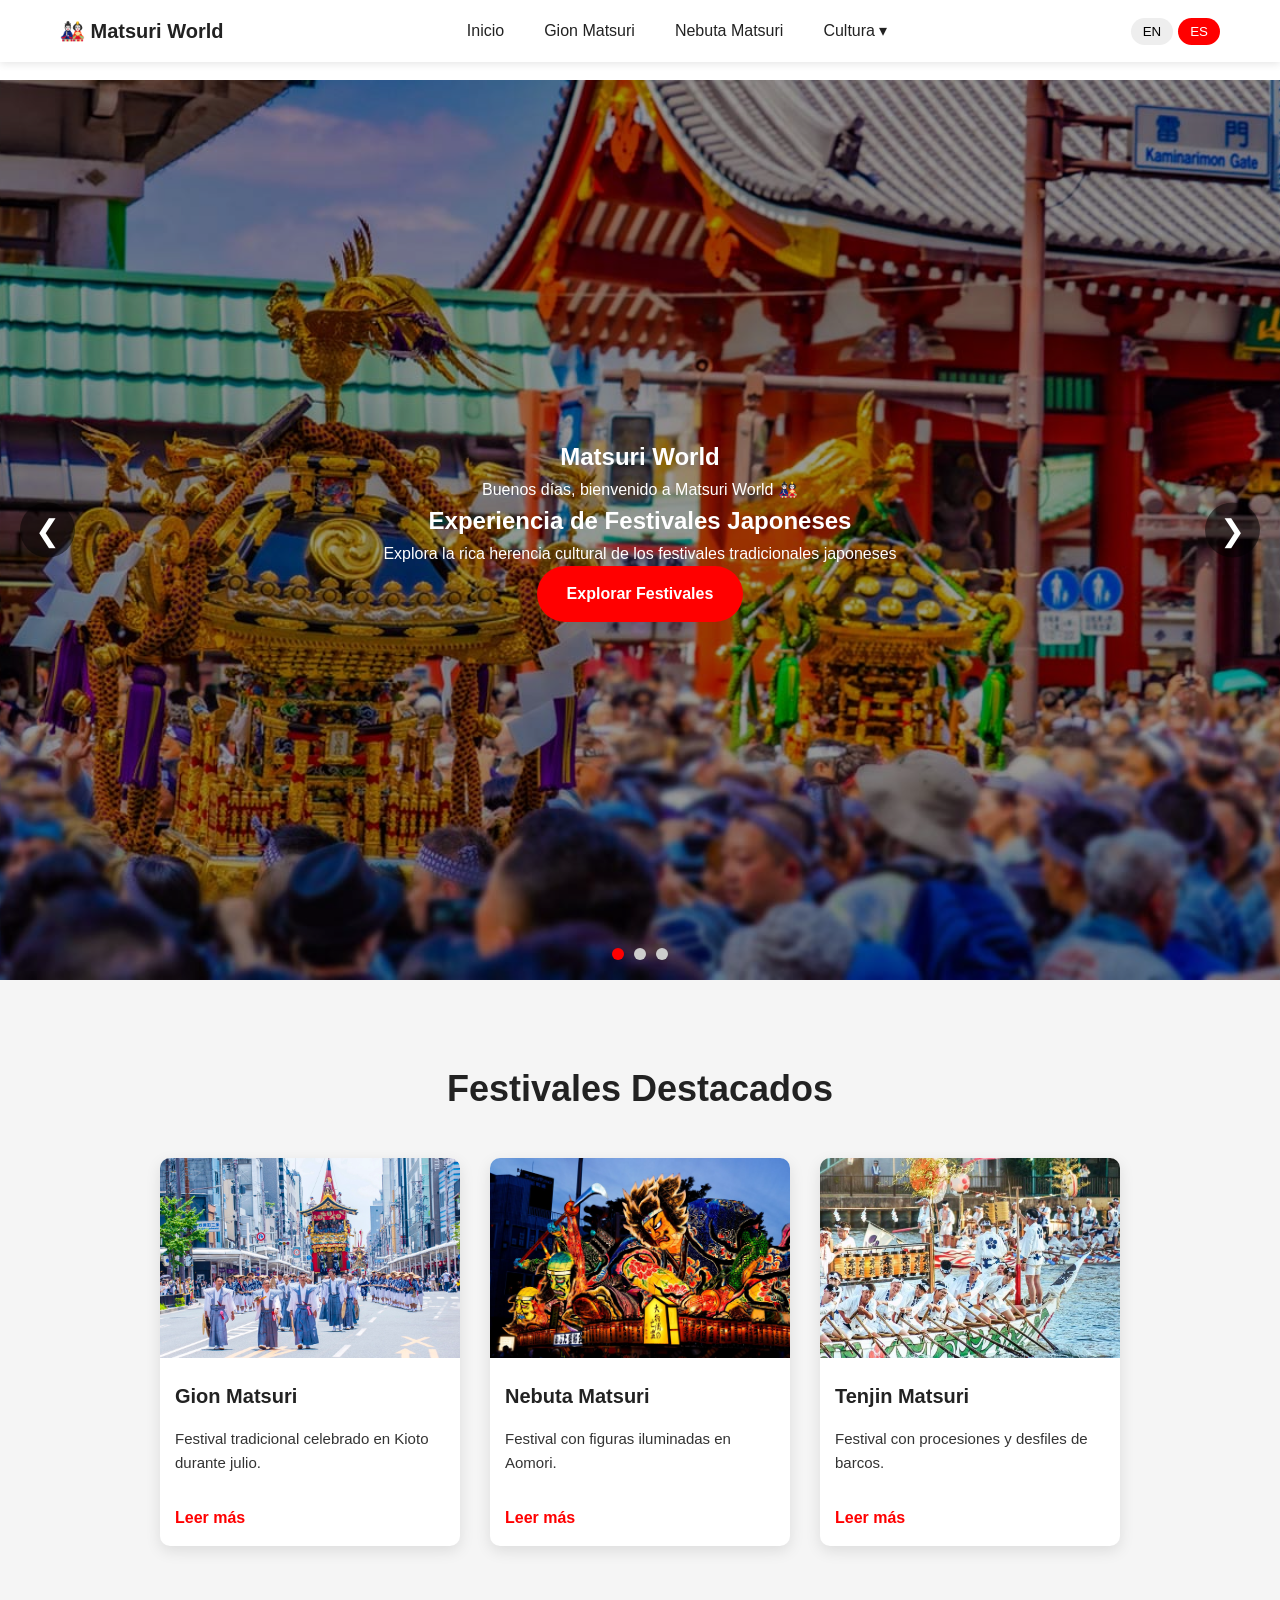
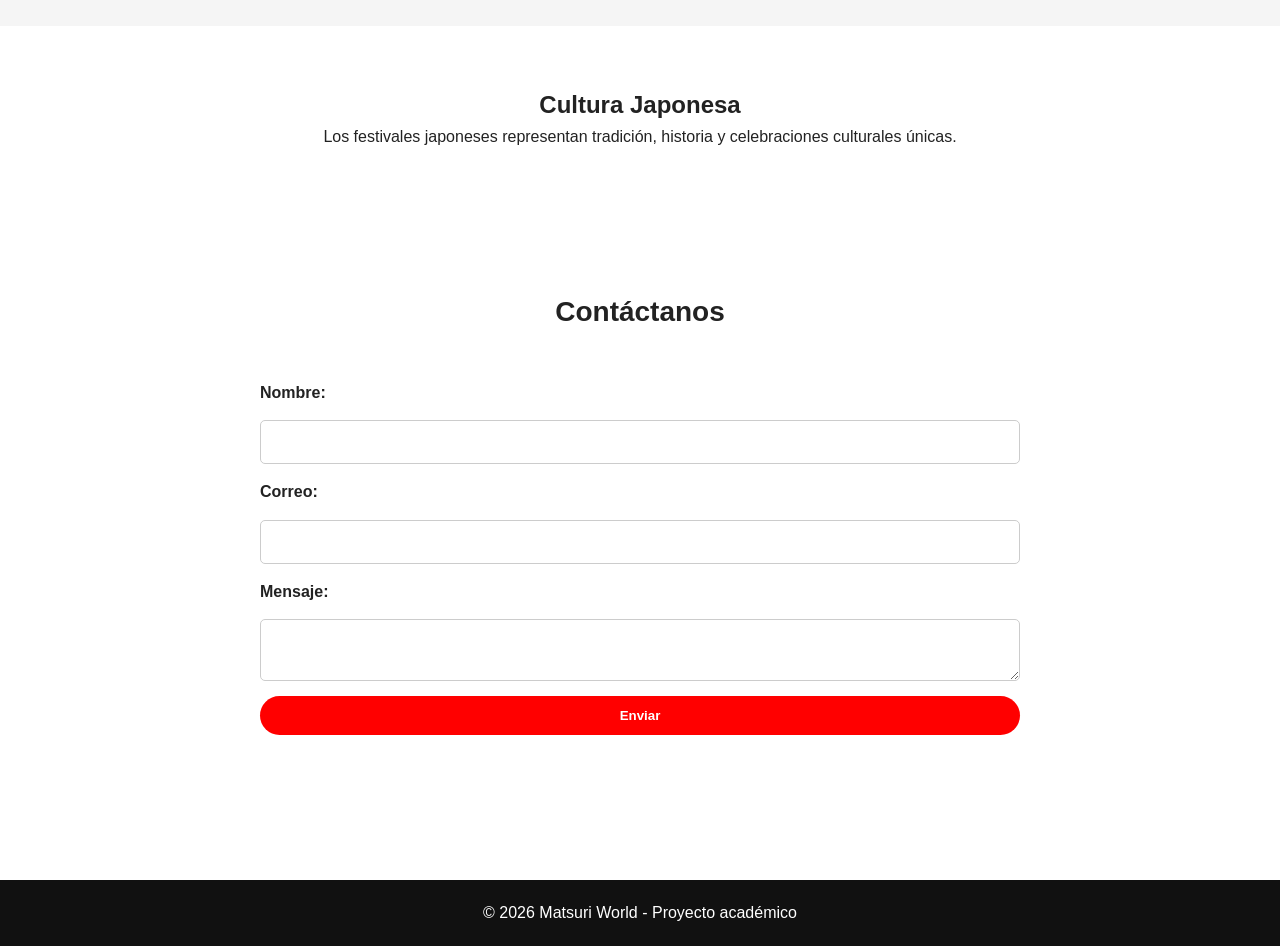
<file: Index.html>
<!DOCTYPE html>
<html lang="es">

<head>
<meta charset="UTF-8">
<meta name="viewport" content="width=device-width, initial-scale=1.0">
<title>Matsuri World</title>

<link rel="stylesheet" href="css/styles.css">
</head>

<body>

<a href="#main-content" class="skip-link">Saltar al contenido</a>

<header class="header">
<nav class="navbar" aria-label="Menú principal">

<div class="logo">🎎 Matsuri World</div>

<ul class="nav-links">

<li><a href="index.html" aria-current="page">Inicio</a></li>
<li><a href="gion.html">Gion Matsuri</a></li>
<li><a href="nebuta.html">Nebuta Matsuri</a></li>

<li class="dropdown">
<a href="#cultura">Cultura ▾</a>

<ul class="dropdown-menu">
<li><a href="gion.html">Gion Matsuri</a></li>
<li><a href="nebuta.html">Nebuta Matsuri</a></li>
</ul>
</li>

</ul>

<div class="language" role="group" aria-label="Selector de idioma">
<button aria-pressed="false">EN</button>
<button class="active" aria-pressed="true">ES</button>
</div>

</nav>
</header>

<main id="main-content">

<!-- HERO -->
<section class="hero">

<div class="slider">
<img src="images/images-hero.jpg" class="slide active" alt="Torii japonés al atardecer">
<img src="images/images-gion.jpg" class="slide" alt="Carrozas del Gion Matsuri en Kioto">
<img src="images/images-nebuta.jpg" class="slide" alt="Figuras iluminadas del Nebuta Matsuri en Aomori">
</div>

<!-- CONTROLES SLIDER -->
<button class="slider-btn prev" aria-label="Imagen anterior">❮</button>
<button class="slider-btn next" aria-label="Siguiente imagen">❯</button>

<!-- INDICADORES -->
<div class="slider-dots" role="tablist" aria-label="Control del slider">
<button class="dot active" aria-label="Imagen 1"></button>
<button class="dot" aria-label="Imagen 2"></button>
<button class="dot" aria-label="Imagen 3"></button>
</div>

<div class="hero-content">

<h1>Matsuri World</h1>

<p id="welcome-message"></p>

<h2>Experiencia de Festivales Japoneses</h2>

<p>
Explora la rica herencia cultural de los festivales tradicionales japoneses
</p>

<a href="#festivales" class="btn-explore">Explorar Festivales</a>

</div>

</section>

<!-- FESTIVALES -->
<section class="festivals" id="festivales">

<h2 class="section-title">Festivales Destacados</h2>

<div class="festival-container">

<article class="festival-card">
<img src="images/images-gion.jpg" alt="Desfile del festival Gion Matsuri con carrozas tradicionales en Kioto">
<h3>Gion Matsuri</h3>
<p>Festival tradicional celebrado en Kioto durante julio.</p>
<a href="gion.html">Leer más</a>
</article>

<article class="festival-card">
<img src="images/images-nebuta.jpg" alt="Figuras iluminadas del festival Nebuta Matsuri en Aomori durante la noche">
<h3>Nebuta Matsuri</h3>
<p>Festival con figuras iluminadas en Aomori.</p>
<a href="nebuta.html">Leer más</a>
</article>

<article class="festival-card">
<img src="images/images-tenjin.jpg" alt="Barcos decorados del festival Tenjin Matsuri navegando en el río">
<h3>Tenjin Matsuri</h3>
<p>Festival con procesiones y desfiles de barcos.</p>
<a href="#">Leer más</a>
</article>

</div>

</section>

<!-- CULTURA -->
<section class="culture" id="cultura">
<h2>Cultura Japonesa</h2>
<p>Los festivales japoneses representan tradición, historia y celebraciones culturales únicas.</p>
</section>

<!-- FORMULARIO -->
<section class="contact">

<form id="contact-form" aria-labelledby="contact-title">

<h2 id="contact-title">Contáctanos</h2>

<label for="name">Nombre:</label>
<input type="text" id="name" required>

<label for="email">Correo:</label>
<input type="email" id="email" required>

<label for="message">Mensaje:</label>
<textarea id="message" required></textarea>

<button type="submit">Enviar</button>

<p id="form-message" aria-live="polite"></p>

</form>

</section>

</main>

<footer class="footer">
<p>© 2026 Matsuri World - Proyecto académico</p>
</footer>

<script src="js/script.js"></script>

</body>
</html>
</file>
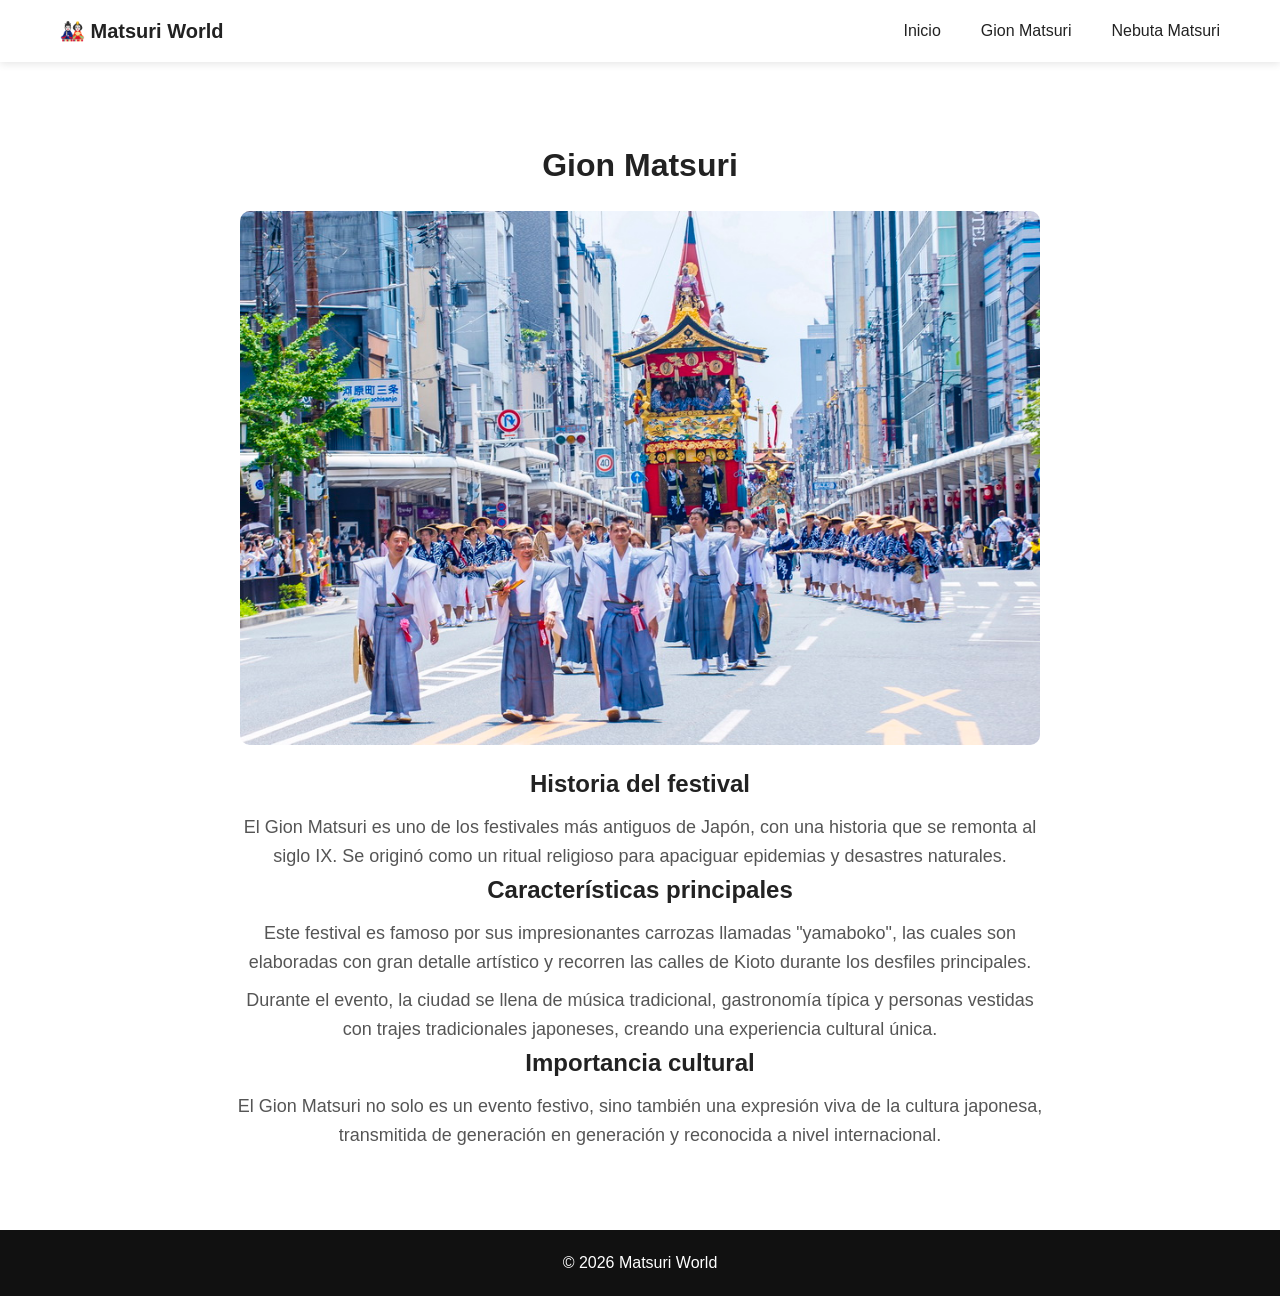
<file: gion.html>
<!DOCTYPE html>
<html lang="es">
<head>
<meta charset="UTF-8">
<meta name="viewport" content="width=device-width, initial-scale=1.0">
<title>Gion Matsuri</title>
<link rel="stylesheet" href="css/styles.css">
</head>

<body>

<a href="#main-content" class="skip-link">Saltar al contenido</a>

<header class="header">
<nav class="navbar" aria-label="Menú principal">

<div class="logo">🎎 Matsuri World</div>

<ul class="nav-links">
<li><a href="index.html">Inicio</a></li>
<li><a href="gion.html" aria-current="page">Gion Matsuri</a></li>
<li><a href="nebuta.html">Nebuta Matsuri</a></li>
</ul>

</nav>
</header>

<main id="main-content" class="subpage">

<h1>Gion Matsuri</h1>

<img src="images/images-gion.jpg" alt="Carroza tradicional yamaboko del festival Gion Matsuri siendo transportada por participantes durante el desfile en Kioto">

<h2>Historia del festival</h2>
<p>
El Gion Matsuri es uno de los festivales más antiguos de Japón, con una historia que se remonta al siglo IX.
Se originó como un ritual religioso para apaciguar epidemias y desastres naturales.
</p>

<h2>Características principales</h2>
<p>
Este festival es famoso por sus impresionantes carrozas llamadas "yamaboko", las cuales son elaboradas con gran detalle
artístico y recorren las calles de Kioto durante los desfiles principales.
</p>

<p>
Durante el evento, la ciudad se llena de música tradicional, gastronomía típica y personas vestidas con trajes
tradicionales japoneses, creando una experiencia cultural única.
</p>

<h2>Importancia cultural</h2>
<p>
El Gion Matsuri no solo es un evento festivo, sino también una expresión viva de la cultura japonesa,
transmitida de generación en generación y reconocida a nivel internacional.
</p>

</main>

<footer class="footer">
<p>© 2026 Matsuri World</p>
</footer>

</body>
</html>
</file>
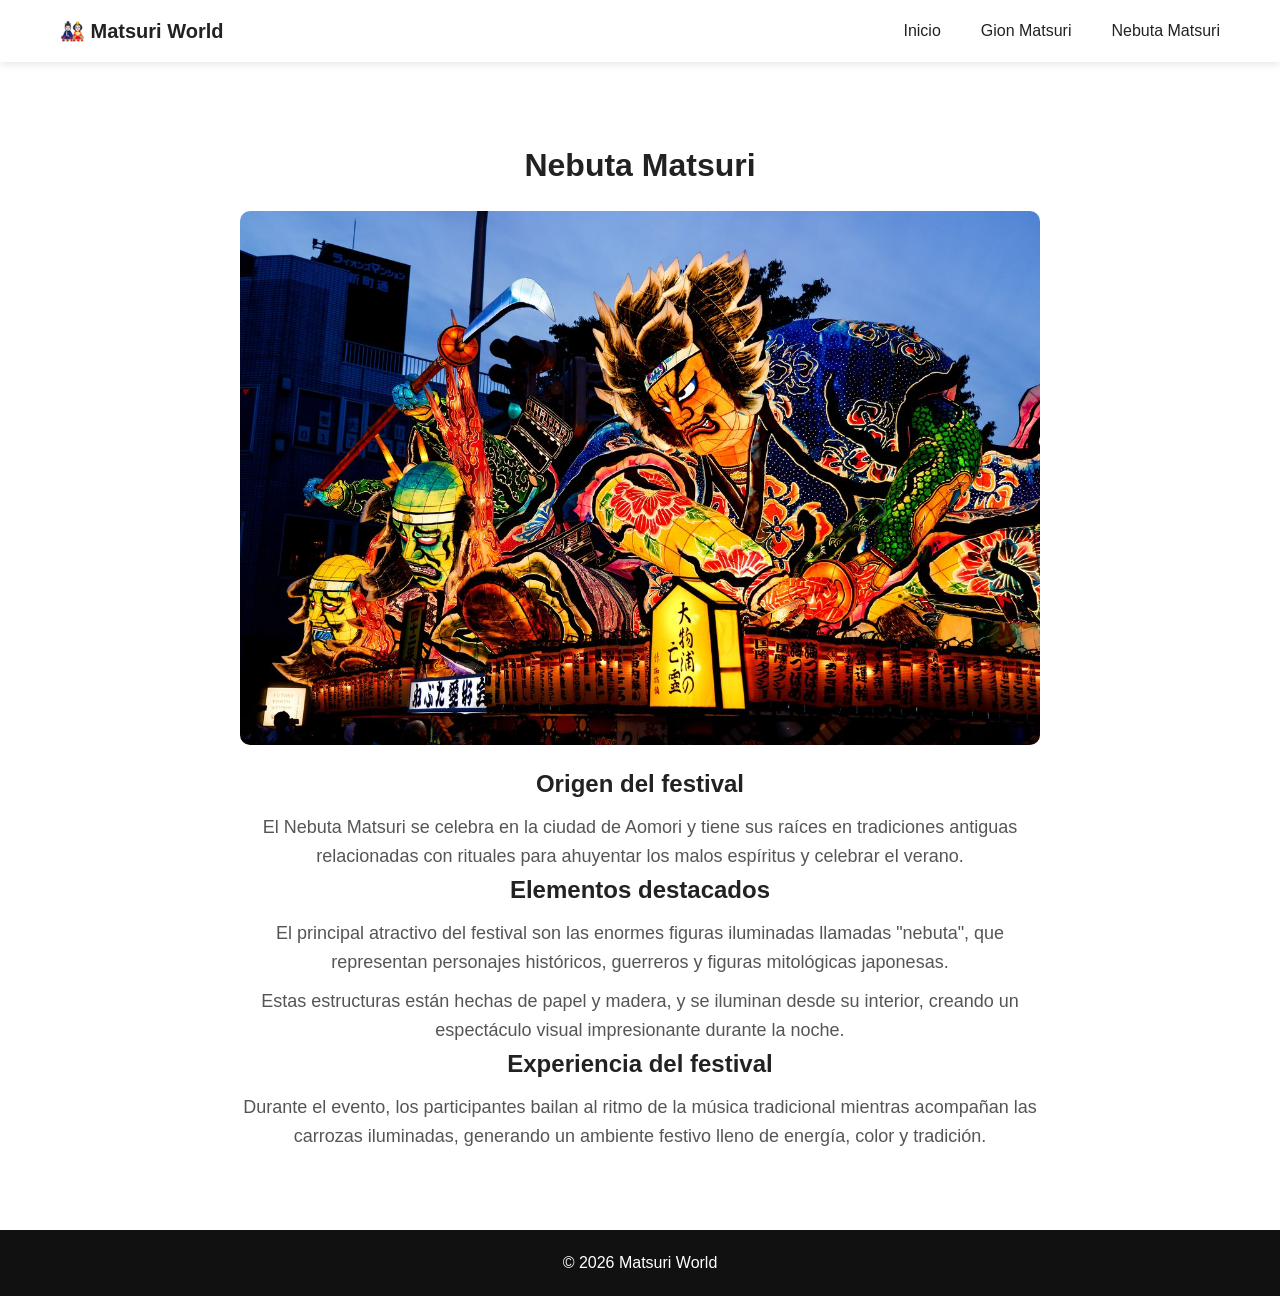
<file: nebuta.html>
<!DOCTYPE html>
<html lang="es">
<head>
<meta charset="UTF-8">
<meta name="viewport" content="width=device-width, initial-scale=1.0">
<title>Nebuta Matsuri</title>
<link rel="stylesheet" href="css/styles.css">
</head>

<body>

<a href="#main-content" class="skip-link">Saltar al contenido</a>

<header class="header">
<nav class="navbar" aria-label="Menú principal">

<div class="logo">🎎 Matsuri World</div>

<ul class="nav-links">
<li><a href="index.html">Inicio</a></li>
<li><a href="gion.html">Gion Matsuri</a></li>
<li><a href="nebuta.html" aria-current="page">Nebuta Matsuri</a></li>
</ul>

</nav>
</header>

<main id="main-content" class="subpage">

<h1>Nebuta Matsuri</h1>

<img src="images/images-nebuta.jpg" alt="Figuras gigantes iluminadas del festival Nebuta Matsuri representando guerreros y personajes mitológicos desfilando en la ciudad de Aomori durante la noche">

<h2>Origen del festival</h2>
<p>
El Nebuta Matsuri se celebra en la ciudad de Aomori y tiene sus raíces en tradiciones antiguas relacionadas con rituales
para ahuyentar los malos espíritus y celebrar el verano.
</p>

<h2>Elementos destacados</h2>
<p>
El principal atractivo del festival son las enormes figuras iluminadas llamadas "nebuta", que representan personajes
históricos, guerreros y figuras mitológicas japonesas.
</p>

<p>
Estas estructuras están hechas de papel y madera, y se iluminan desde su interior, creando un espectáculo visual
impresionante durante la noche.
</p>

<h2>Experiencia del festival</h2>
<p>
Durante el evento, los participantes bailan al ritmo de la música tradicional mientras acompañan las carrozas iluminadas,
generando un ambiente festivo lleno de energía, color y tradición.
</p>

</main>

<footer class="footer">
<p>© 2026 Matsuri World</p>
</footer>

</body>
</html>
</file>
<file: css/styles.css>
/* =========================
RESET GENERAL
========================= */

*{
margin:0;
padding:0;
box-sizing:border-box;
}

body{
font-family: Arial, Helvetica, sans-serif;
line-height:1.6;
color:#222;
background:white;
}

/* =========================
HERO (CORREGIDO)
========================= */

.hero{
margin-top:80px;
position:relative;
width:100%;
height:100vh;
display:flex;
justify-content:center;
align-items:center;
text-align:center;
overflow:hidden; /* 🔥 CLAVE */
}

/* SLIDER CONTENEDOR */
.slider{
position:absolute;
top:0;
left:0;
width:100%;
height:100%;
z-index:0;
}

/* IMÁGENES */
.slide{
position:absolute;
top:0;
left:0;
width:100%;
height:100%;
object-fit:cover;
opacity:0;
transition:opacity 1s ease-in-out;
}

/* IMAGEN ACTIVA */
.slide.active{
opacity:1;
}

/* CONTENIDO ENCIMA */
.hero-content{
position:relative;
z-index:1;
color:white;
max-width:800px;
margin:auto;
padding:20px;
}

/* OSCURECER IMAGEN PARA LEGIBILIDAD */
.slider::after{
content:"";
position:absolute;
top:0;
left:0;
width:100%;
height:100%;
background:rgba(0,0,0,0.4);
z-index:1;
}

/* TEXTO SIEMPRE ENCIMA */

.hero-content{
position:relative;
z-index:2;
color:white;
max-width:800px;
padding:20px;
}

/* =========================
SKIP LINK (ACCESIBILIDAD)
========================= */

.skip-link{
position:absolute;
top:-40px;
left:10px;
background:black;
color:white;
padding:8px;
z-index:1000;
}

.skip-link:focus{
top:10px;
}

/* =========================
HEADER Y NAVBAR
========================= */

.header{
position:fixed;
width:100%;
top:0;
background:white;
z-index:1000;
box-shadow:0 2px 8px rgba(0,0,0,0.1);
}

.navbar{
max-width:1200px;
margin:auto;
display:flex;
align-items:center;
justify-content:space-between;
padding:15px 20px;
}

.logo{
font-size:20px;
font-weight:bold;
}

/* MENÚ */

.nav-links{
display:flex;
gap:40px;
list-style:none;
}

.nav-links a{
text-decoration:none;
color:#222;
font-weight:500;
}

.nav-links a:hover{
color:#c40000;
}

/* IDIOMA */

.language{
display:flex;
gap:5px;
}

.language button{
border:none;
padding:6px 12px;
border-radius:20px;
cursor:pointer;
background:#eee;
}

.language .active{
background:red;
color:white;
}

/* =========================
FOCUS (ACCESIBILIDAD)
========================= */

a:focus,
button:focus{
outline:3px solid red;
outline-offset:3px;
}



/* BOTÓN */

.btn-explore{
display:inline-block;
background:red;
color:white;
padding:15px 30px;
border-radius:30px;
text-decoration:none;
font-weight:bold;
}

.btn-explore:hover{
background:#c40000;
}

/* =========================
FESTIVALES
========================= */

.festivals{
padding:80px 20px;
background:#f5f5f5;
text-align:center;
}

.section-title{
font-size:36px;
margin-bottom:40px;
}

.festival-container{
display:flex;
gap:30px;
justify-content:center;
flex-wrap:wrap;
}

.festival-card{
background:white;
width:300px;
border-radius:10px;
overflow:hidden;
box-shadow:0 5px 15px rgba(0,0,0,0.1);
text-align:left;
}

.festival-card img{
width:100%;
height:200px;
object-fit:cover;
}

.festival-card h3{
padding:15px;
font-size:20px;
}

.festival-card p{
padding:0 15px 15px 15px;
font-size:15px;
color:#333;
}

.festival-card a{
display:block;
padding:15px;
text-decoration:none;
color:red;
font-weight:bold;
}

.festival-card a:hover{
text-decoration:underline;
}

/* =========================
CULTURA
========================= */

.culture{
padding:60px 20px;
text-align:center;
max-width:900px;
margin:auto;
}

/* =========================
SUBPÁGINAS
========================= */

.subpage{
margin-top:100px;
padding:40px;
text-align:center;
max-width:900px;
margin-left:auto;
margin-right:auto;
}

.subpage img{
max-width:800px;
width:100%;
display:block;
margin:20px auto;
border-radius:10px;
}

.subpage p{
font-size:18px;
color:#555;
line-height:1.6;
margin-top:10px;
}

/* =========================
FOOTER
========================= */

.footer{
background:#111;
color:white;
text-align:center;
padding:20px;
margin-top:40px;
}

/* =========================
RESPONSIVE TABLET
========================= */

@media (max-width:768px){

.navbar{
flex-direction:column;
gap:10px;
}

.nav-links{
flex-wrap:wrap;
justify-content:center;
gap:20px;
}

.hero{
height:80vh;
}

.hero-content h1{
font-size:32px;
}

.hero-content h2{
font-size:20px;
}

.hero-content p{
font-size:16px;
}

.festival-container{
flex-direction:column;
align-items:center;
}

.festival-card{
width:90%;
}

}

/* =========================
RESPONSIVE MÓVIL
========================= */

@media (max-width:480px){

.logo{
font-size:16px;
}

.hero{
height:70vh;
padding:20px;
}

.hero-content h1{
font-size:26px;
}

.hero-content h2{
font-size:18px;
}

.hero-content p{
font-size:14px;
}

.btn-explore{
padding:10px 20px;
font-size:14px;
}

.subpage{
padding:20px;
}

}

/* =========================
FORMULARIO CONTACTO
========================= */

.contact{
padding:80px 20px;
background:#ffffff;
max-width:800px;
margin:auto;
text-align:left;
}

.contact h2{
text-align:center;
margin-bottom:30px;
font-size:28px;
}

#contact-form{
display:flex;
flex-direction:column;
gap:15px;
}

#contact-form label{
font-weight:bold;
}

#contact-form input,
#contact-form textarea{
padding:12px;
border:1px solid #ccc;
border-radius:5px;
font-size:16px;
}

#contact-form input:focus,
#contact-form textarea:focus{
border-color:red;
outline:none;
}

#contact-form button{
background:red;
color:white;
border:none;
padding:12px;
border-radius:25px;
cursor:pointer;
font-weight:bold;
}

#contact-form button:hover{
background:#c40000;
}

#form-message{
margin-top:10px;
font-weight:bold;
}

/* =========================
DROPDOWN
========================= */

.dropdown{
position:relative;
}

.dropdown-menu{
position:absolute;
top:100%;
left:0;
background:white;
list-style:none;
display:none;
min-width:180px;
box-shadow:0 5px 10px rgba(0,0,0,0.1);
}

.dropdown-menu li{
padding:10px;
}

.dropdown:hover .dropdown-menu{
display:block;
}

/* =========================
SLIDER
========================= */

.slider{
position:absolute;
width:100%;
height:100%;
}

.slide{
position:absolute;
width:100%;
height:100%;
object-fit:cover;
opacity:0;
transition:opacity 1s ease;
}

.slide.active{
opacity:1;
}

/* =========================
ACCESIBILIDAD PRO
========================= */

a:focus,
button:focus{
outline:3px solid black;
outline-offset:3px;
}

@media (prefers-reduced-motion: reduce){
.slide{
transition:none;
}
}

/* =========================
CONTROLES SLIDER PRO
========================= */

.slider-btn{
position:absolute;
top:50%;
transform:translateY(-50%);
background:rgba(0,0,0,0.5);
color:white;
border:none;
font-size:30px;
padding:10px 15px;
cursor:pointer;
z-index:2;
border-radius:50%;
}

.slider-btn:hover{
background:rgba(0,0,0,0.8);
}

.prev{ left:20px; }
.next{ right:20px; }

/* DOTS */

.slider-dots{
position:absolute;
bottom:20px;
left:50%;
transform:translateX(-50%);
display:flex;
gap:10px;
z-index:2;
}

.dot{
width:12px;
height:12px;
border-radius:50%;
border:none;
background:#ccc;
cursor:pointer;
}

.dot.active{
background:red;
}

/* ACCESIBILIDAD */
.dot:focus,
.slider-btn:focus{
outline:3px solid white;
outline-offset:3px;
}
</file>
